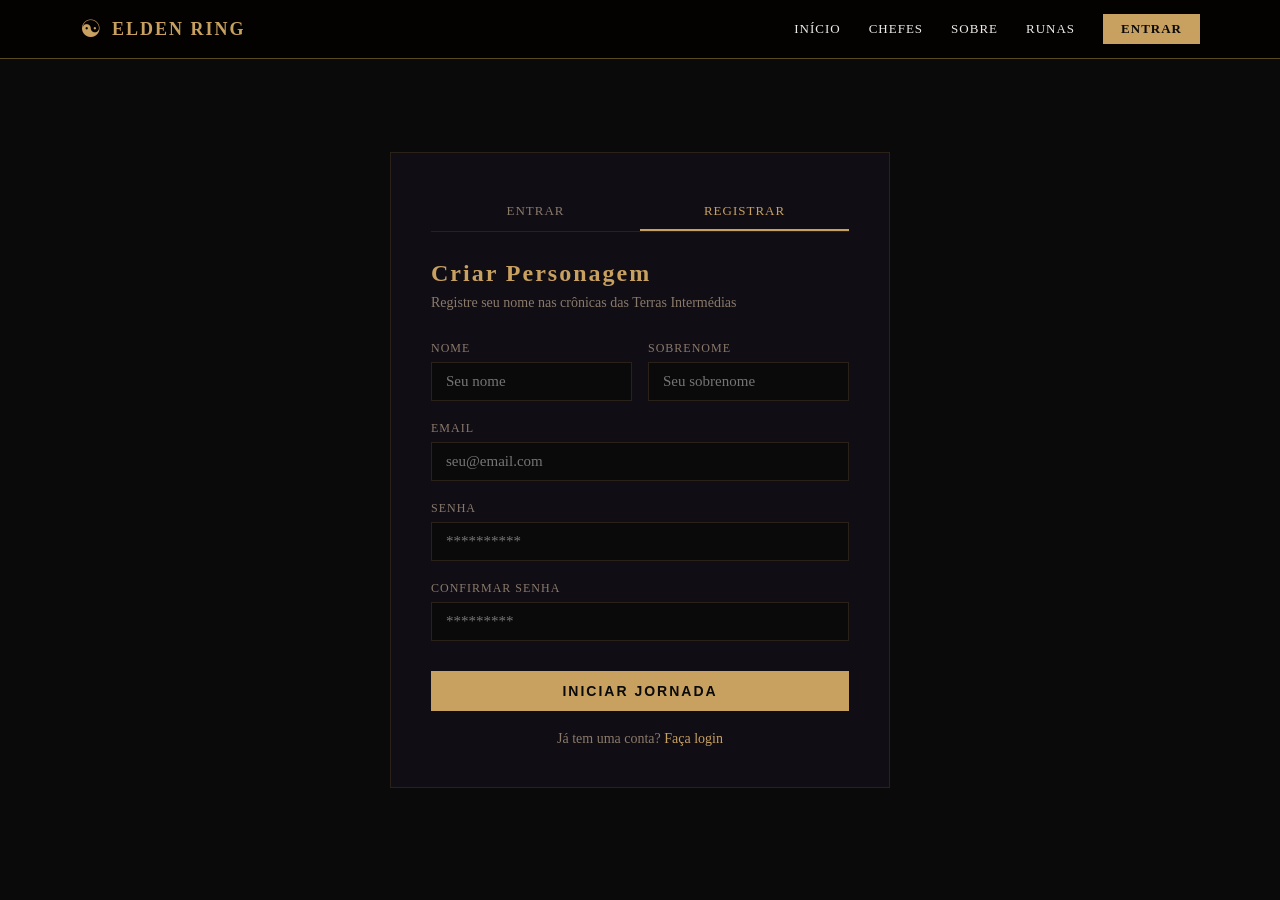
<file: public/cadastro.html>
<!DOCTYPE html>
<html lang="pt-br">
<head>
    <meta charset="UTF-8">
    <meta name="viewport" content="width=device-width, initial-scale=1.0">
    <title>Elden Ring — Cadastro</title>
    <link rel="stylesheet" href="CSS/global.css">
    <link rel="stylesheet" href="CSS/login_cadastro.css">
    <link rel="icon" href="imagens/fav_icon_elden_ring.png">
</head>

    <header>
        <div class="cabecalho-menu">
            <div class="logo-container">
                <div class="logo-rune">&#9775;</div>
                <p class="nome-logo">Elden Ring</p>
            </div>
            <div class="menu">
                <a href="index.html" class="opcoes-menu">Início</a>
                <a href="index.html#chefes" class="opcoes-menu">Chefes</a>
                <a href="sobre.html" class="opcoes-menu">Sobre</a>
                <a href="runas.html" class="opcoes-menu">Runas</a>
                <a href="login.html" class="opcoes-menu login">Entrar</a>
            </div>
        </div>
    </header>

    <section class="secao-autenticacao">
        <div class="caixa-formulario">

            <div class="abas-formulario">
                <a href="login.html" class="aba">Entrar</a>
                <a href="cadastro.html" class="aba ativa">Registrar</a>
            </div>

            <h2 class="titulo-formulario">Criar Personagem</h2>
            <p class="subtitulo-formulario">Registre seu nome nas crônicas das Terras Intermédias</p>

            <div id="cardErro" style="display:none; color: #c03020; margin-bottom: 12px;">
                <span id="mensagem_erro"></span>
            </div>

            <div class="campos-duplos">
                <div class="grupo-campo">
                    <label for="ipt_nome">Nome</label>
                    <input type="text" id="ipt_nome" placeholder="Seu nome">
                </div>
                <div class="grupo-campo">
                    <label for="ipt_sobrenome">Sobrenome</label>
                    <input type="text" id="ipt_sobrenome" placeholder="Seu sobrenome">
                </div>
            </div>

            <div class="grupo-campo">
                <label for="ipt_email">Email</label>
                <input type="email" id="ipt_email" placeholder="seu@email.com">
            </div>

            <div class="grupo-campo">
                <label for="ipt_senha">Senha</label>
                <input type="password" id="ipt_senha" placeholder="**********" oninput="verificarSenha()">
                <div id="aviso_senha" class="aviso-senha"></div>
            </div>

            <div class="grupo-campo">
                <label for="ipt_conf_senha">Confirmar Senha</label>
                <input type="password" id="ipt_conf_senha" placeholder="*********">
            </div>

            <button class="btn-enviar" onclick="cadastrar()">Iniciar Jornada</button>

            <div id="msg_sucesso"></div>

            <p class="link-alterno">Já tem uma conta? <a href="login.html">Faça login</a></p>

        </div>
    </section>

    <script>
        // Lista de empresas cadastradas (usada para validar o código de ativação, se necessário)
        let listaEmpresasCadastradas = [];

        // Vetor que guarda os erros encontrados antes de enviar o formulário
        var erros = [];

        // Verifica a força da senha enquanto o usuário digita
        function verificarSenha() {
            var senha = document.getElementById('ipt_senha').value;
            var aviso = document.getElementById('aviso_senha');

            if (senha == '') {
                aviso.innerHTML = '';
            } else if (senha.length < 6) {
                aviso.innerHTML = '<span style="color:#c03020">Senha fraca — mínimo 6 caracteres</span>';
            } else if (senha.length < 10) {
                aviso.innerHTML = '<span style="color:#e07030">Senha média</span>';
            } else {
                aviso.innerHTML = '<span style="color:#7ab87a">Senha forte</span>';
            }
        }

        function cadastrar() {
            var nomeVar = document.getElementById('ipt_nome').value.trim();
            var sobrenomeVar = document.getElementById('ipt_sobrenome').value.trim();
            var emailVar = document.getElementById('ipt_email').value.trim();
            var senhaVar = document.getElementById('ipt_senha').value.trim();
            var confSenhaVar = document.getElementById('ipt_conf_senha').value.trim();

            // Limpa os erros anteriores e verifica cada campo
            erros = [];

            if (nomeVar == "") erros.push("O campo Nome é obrigatório.");
            if (sobrenomeVar == "") erros.push("O campo Sobrenome é obrigatório.");
            if (emailVar == "") erros.push("O campo Email é obrigatório.");
            if (senhaVar == "") erros.push("O campo Senha é obrigatório.");
            if (confSenhaVar == "") erros.push("O campo Confirmar Senha é obrigatório.");
            if (senhaVar != "" && senhaVar.length < 6) erros.push("A senha deve ter pelo menos 6 caracteres.");
            if (senhaVar != "" && confSenhaVar != "" && senhaVar != confSenhaVar) erros.push("As senhas não são iguais.");

            // Se houver algum erro no vetor, mostra tudo na tela e para
            if (erros.length > 0) {
                cardErro.style.display = "block";
                mensagem_erro.innerHTML = erros.join("<br>");
                setInterval(sumirMensagem, 5000);
                return false;
            }

            // Envia os dados para a API
            fetch("/usuarios/cadastrar", {
                method: "POST",
                headers: {
                    "Content-Type": "application/json"
                },
                body: JSON.stringify({
                    nomeServer: nomeVar + " " + sobrenomeVar,
                    emailServer: emailVar,
                    senhaServer: senhaVar
                })
            }).then(function (resposta) {

                if (resposta.ok) {
                    // Cadastro com sucesso
                    document.getElementById('msg_sucesso').innerHTML =
                        '<p class="mensagem-sucesso">✓ Cadastro realizado! Sua jornada começa agora, Maculado.</p>';

                    setTimeout(function () {
                        window.location = "login.html";
                    }, 2000);

                } else {
                    // Cadastro falhou
                    cardErro.style.display = "block";
                    mensagem_erro.innerHTML = "Houve um erro ao realizar o cadastro. Tente novamente.";
                    setInterval(sumirMensagem, 5000);
                }

            }).catch(function (erro) {
                console.log("Erro na requisição: ", erro);
            });

            return false;
        }
   
    </script>

</body>
</html>
</file>
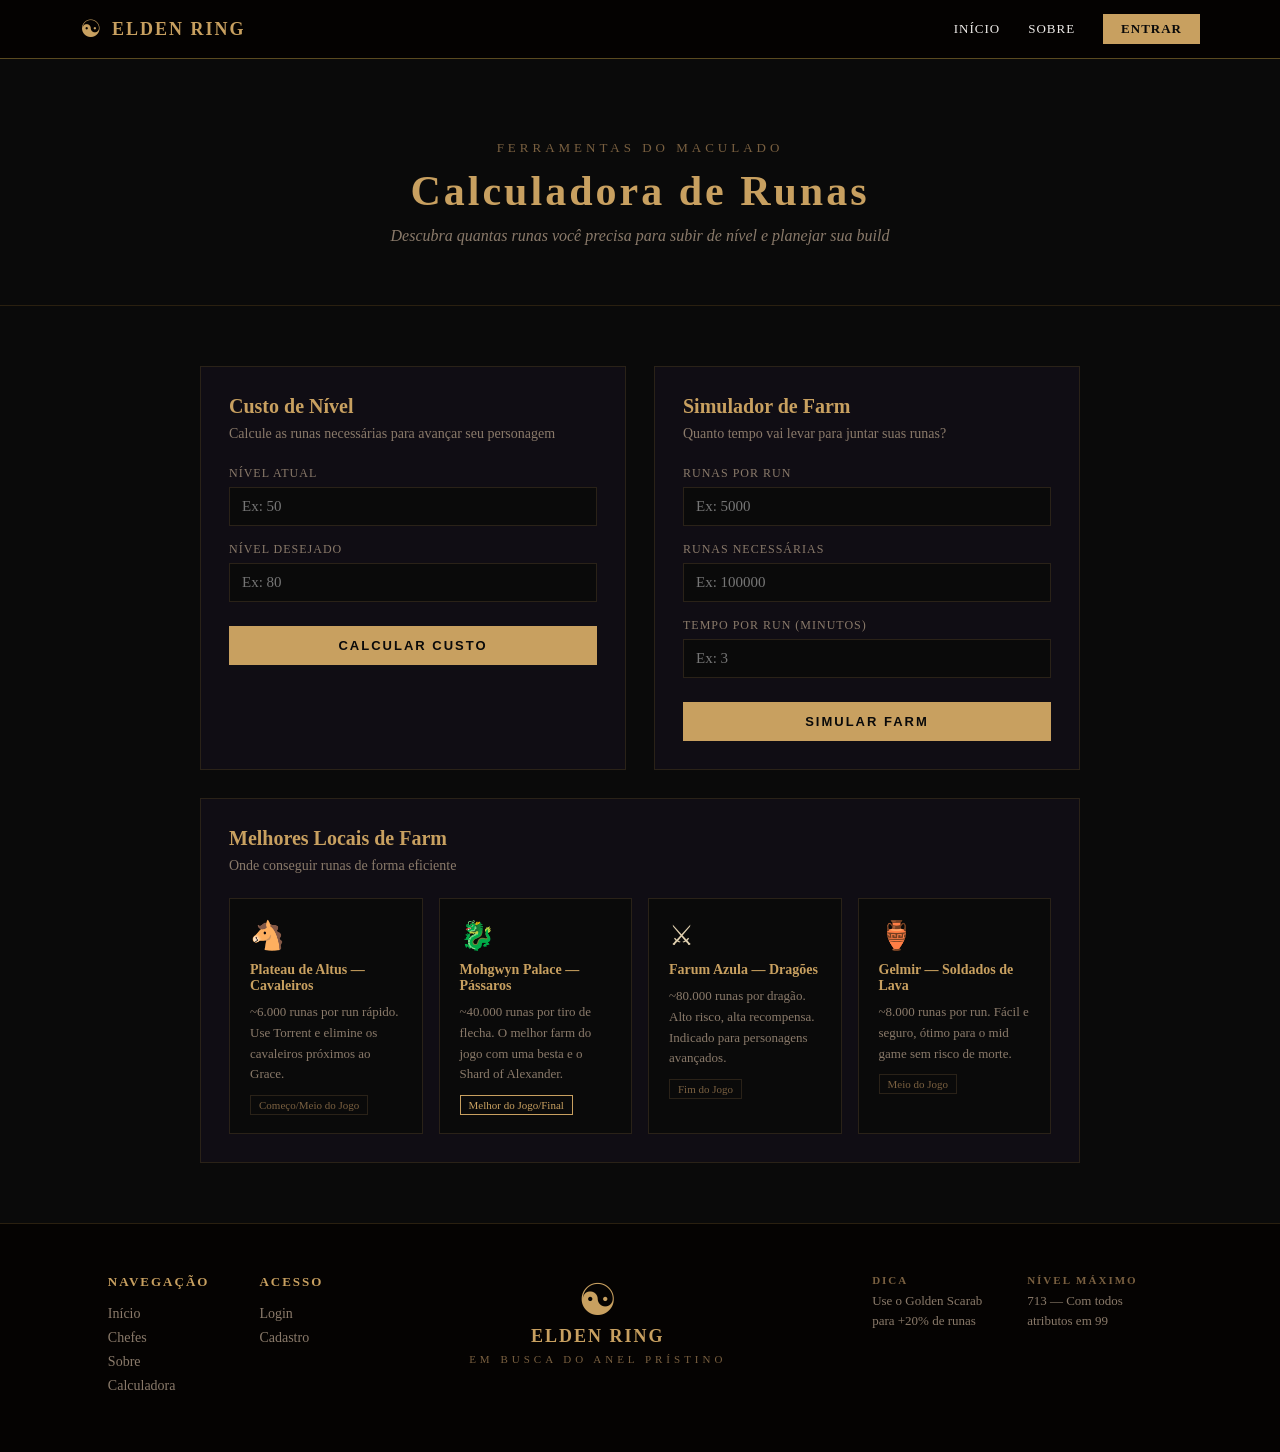
<file: public/calculadora.html>
<!DOCTYPE html>
<html lang="pt-br">
<head>
    <meta charset="UTF-8">
    <meta name="viewport" content="width=device-width, initial-scale=1.0">
    <title>Elden Ring — Calculadora de Runas</title>
    <link rel="stylesheet" href="CSS/global.css">
    <link rel="stylesheet" href="CSS/calculadora.css">
</head>
<body>

    <header>
        <div class="cabecalho-menu">
            <div class="logo-container">
                <div class="logo-rune">&#9775;</div>
                <p class="nome-logo">Elden Ring</p>
            </div>
            <div class="menu">
                <a href="index.html" class="opcoes-menu">Início</a>
                <a href="sobre.html" class="opcoes-menu">Sobre</a>
                <a href="login.html" class="opcoes-menu login">Entrar</a>
            </div>
        </div>
    </header>

    <section class="hero-calculadora">
        <span class="etiqueta-secao">Ferramentas do Maculado</span>
        <h1>Calculadora de Runas</h1>
        <p>Descubra quantas runas você precisa para subir de nível e planejar sua build</p>
    </section>

    <div class="area-calculadora">

        <div class="cartao-calculadora">
            <h2>Custo de Nível</h2>
            <p>Calcule as runas necessárias para avançar seu personagem</p>

            <div class="grupo-calculo">
                <label for="nivelAtual">Nível Atual</label>
                <input type="number" id="nivelAtual" placeholder="Ex: 50" min="1" max="712">
            </div>
            <div class="grupo-calculo">
                <label for="nivelDesejado">Nível Desejado</label>
                <input type="number" id="nivelDesejado" placeholder="Ex: 80" min="2" max="713">
            </div>

            <button class="btn-calcular" onclick="calcularRunas()">Calcular Custo</button>

            <div class="resultado-calculo" id="resultadoRunas">
                <div class="linha-resultado">
                    <span class="rotulo-resultado">Runas necessárias</span>
                    <span class="valor-resultado" id="totalRunas">0</span>
                </div>
                <div class="linha-resultado">
                    <span class="rotulo-resultado">Níveis a ganhar</span>
                    <span class="valor-resultado" id="totalNiveis">0</span>
                </div>
                <div class="linha-resultado">
                    <span class="rotulo-resultado">Derrotas de Margit</span>
                    <span class="valor-resultado" id="totalMargit">0x</span>
                </div>
            </div>
        </div>

        <div class="cartao-calculadora">
            <h2>Simulador de Farm</h2>
            <p>Quanto tempo vai levar para juntar suas runas?</p>

            <div class="grupo-calculo">
                <label for="runasPorRun">Runas por run</label>
                <input type="number" id="runasPorRun" placeholder="Ex: 5000" min="1">
            </div>
            <div class="grupo-calculo">
                <label for="runasNecessarias">Runas necessárias</label>
                <input type="number" id="runasNecessarias" placeholder="Ex: 100000" min="1">
            </div>
            <div class="grupo-calculo">
                <label for="tempoPorRun">Tempo por run (minutos)</label>
                <input type="number" id="tempoPorRun" placeholder="Ex: 3" min="1">
            </div>

            <button class="btn-calcular" onclick="calcularFarm()">Simular Farm</button>

            <div class="resultado-calculo" id="resultadoFarm">
                <div class="linha-resultado">
                    <span class="rotulo-resultado">Número de runs</span>
                    <span class="valor-resultado" id="totalRuns">0</span>
                </div>
                <div class="linha-resultado">
                    <span class="rotulo-resultado">Tempo total</span>
                    <span class="valor-resultado" id="tempoTotal">0h</span>
                </div>
            </div>
        </div>

        <div class="cartao-calculadora largura-total">
            <h2>Melhores Locais de Farm</h2>
            <p>Onde conseguir runas de forma eficiente</p>
            <div class="lista-farm">
                <div class="local-farm">
                    <span class="icone-farm">🐴</span>
                    <h3>Plateau de Altus — Cavaleiros</h3>
                    <p>~6.000 runas por run rápido. Use Torrent e elimine os cavaleiros próximos ao Grace.</p>
                    <span class="etiqueta-farm">Começo/Meio do Jogo</span>
                </div>
                <div class="local-farm">
                    <span class="icone-farm">🐉</span>
                    <h3>Mohgwyn Palace — Pássaros</h3>
                    <p>~40.000 runas por tiro de flecha. O melhor farm do jogo com uma besta e o Shard of Alexander.</p>
                    <span class="etiqueta-farm melhor">Melhor do Jogo/Final</span>
                </div>
                <div class="local-farm">
                    <span class="icone-farm">⚔</span>
                    <h3>Farum Azula — Dragões</h3>
                    <p>~80.000 runas por dragão. Alto risco, alta recompensa. Indicado para personagens avançados.</p>
                    <span class="etiqueta-farm">Fim do Jogo</span>
                </div>
                <div class="local-farm">
                    <span class="icone-farm">🏺</span>
                    <h3>Gelmir — Soldados de Lava</h3>
                    <p>~8.000 runas por run. Fácil e seguro, ótimo para o mid game sem risco de morte.</p>
                    <span class="etiqueta-farm">Meio do Jogo</span>
                </div>
            </div>
        </div>
        
    </div>
    <footer class="rodape">
        <div class="links-rodape">
            <div>
                <h3 class="titulo-rodape">Navegação</h3>
                <a href="index.html" class="opcoes-rodape">Início</a>
                <a href="index.html#chefes" class="opcoes-rodape">Chefes</a>
                <a href="sobre.html" class="opcoes-rodape">Sobre</a>
                <a href="calculadora.html" class="opcoes-rodape">Calculadora</a>
            </div>
            <div>
                <h3 class="titulo-rodape">Acesso</h3>
                <a href="login.html" class="opcoes-rodape">Login</a>
                <a href="cadastro.html" class="opcoes-rodape">Cadastro</a>
            </div>
        </div>
        <div class="logo-rodape">
            <div class="rune-grande">&#9775;</div>
            <p class="nome-logo">Elden Ring</p>
            <p class="slogan-rodape">Em Busca do anel Prístino</p>
        </div>
        <div class="informacoes-rodape">
            <div class="bloco-informacao">
                <h4 class="titulo-informacao">Dica</h4>
                <p class="texto-informacao">Use o Golden Scarab para +20% de runas</p>
            </div>
            <div class="bloco-informacao">
                <h4 class="titulo-informacao">Nível Máximo</h4>
                <p class="texto-informacao">713 — Com todos atributos em 99</p>
            </div>
        </div>
    </footer>
    

    <script>
        function custoNivel(nivel) {
            return Math.floor(0.02 * nivel * nivel * nivel + 3.06 * nivel * nivel - 1.02 * nivel + 584);
        }

        function calcularRunas() {
            var atual = parseInt(document.getElementById('nivelAtual').value);
            var desejado = parseInt(document.getElementById('nivelDesejado').value);

            if (!atual || !desejado || atual >= desejado || atual < 1 || desejado > 713) {
                alert('Por favor, insira níveis válidos (atual < desejado, entre 1 e 713).');
                return;
            }

            var total = 0;
            for (var i = atual; i < desejado; i++) {
                total = total + custoNivel(i);
            }

            document.getElementById('totalRunas').textContent = total.toLocaleString('pt-BR');
            document.getElementById('totalNiveis').textContent = desejado - atual;
            document.getElementById('totalMargit').textContent = Math.ceil(total / 12000) + 'x';
            document.getElementById('resultadoRunas').style.display = 'block';
        }

        function calcularFarm() {
            var porRun = parseInt(document.getElementById('runasPorRun').value);
            var necessarias = parseInt(document.getElementById('runasNecessarias').value);
            var tempo = parseInt(document.getElementById('tempoPorRun').value);

            if (!porRun || !necessarias || !tempo) {
                alert('Preencha todos os campos!');
                return;
            }

            var runs = Math.ceil(necessarias / porRun);
            var minutos = runs * tempo;
            var horas = Math.floor(minutos / 60);
            var min = minutos % 60;
            var runsScarab = Math.ceil(necessarias / Math.floor(porRun * 1.2));

            document.getElementById('totalRuns').textContent = runs.toLocaleString('pt-BR');
            document.getElementById('tempoTotal').textContent = horas + 'h ' + min + 'min';
            document.getElementById('resultadoFarm').style.display = 'block';
        }
    </script>

</body>
</html>
</file>
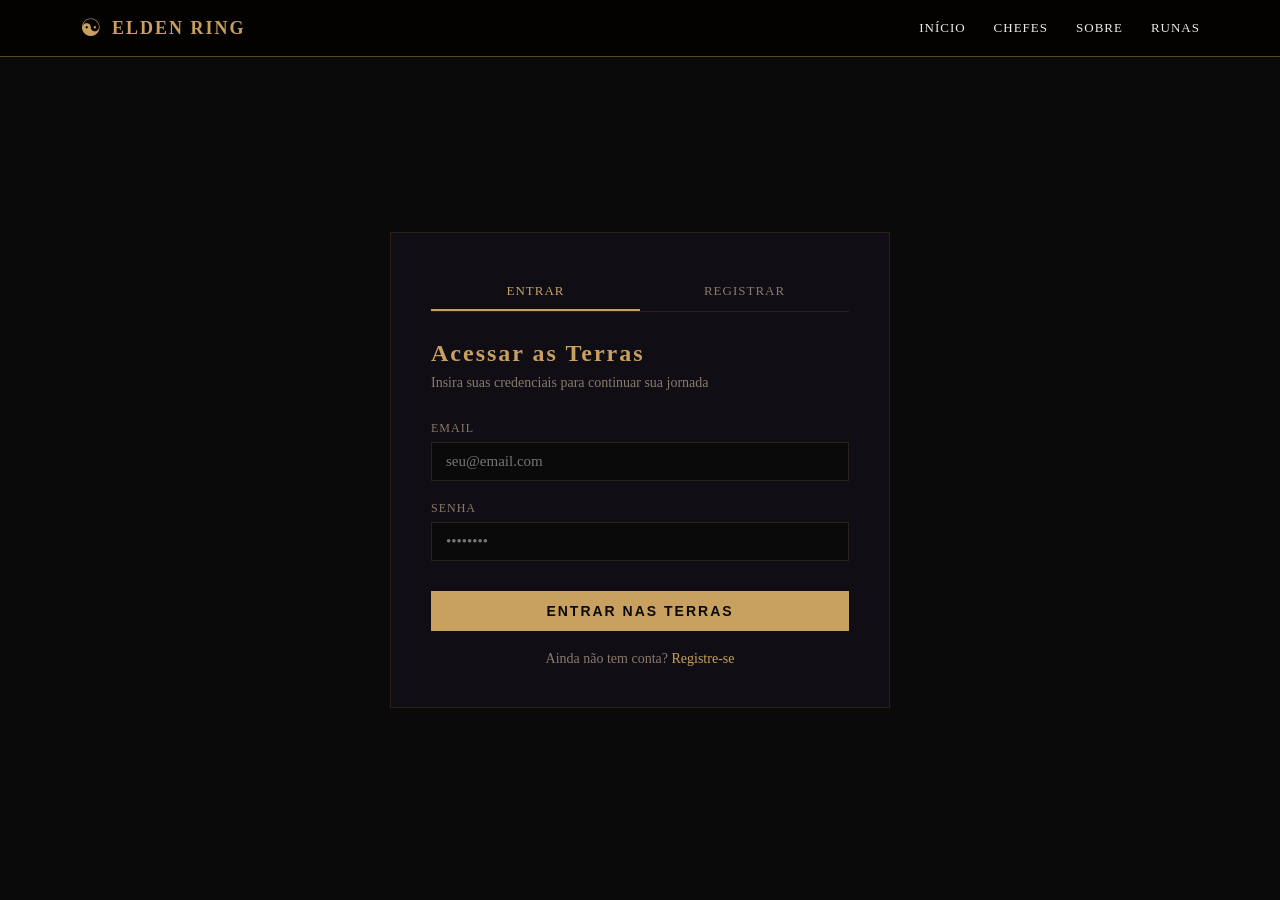
<file: public/login.html>
<!DOCTYPE html>
<html lang="pt-br">

<head>
    <meta charset="UTF-8">
    <meta name="viewport" content="width=device-width, initial-scale=1.0">
    <title>Elden Ring — Entrar</title>
    <link rel="stylesheet" href="CSS/global.css">
    <link rel="stylesheet" href="CSS/login_cadastro.css">
    <link rel="icon" href="imagens/fav_icon_elden_ring.png">
</head>

<body>

    <header>
        <div class="cabecalho-menu">
            <div class="logo-container">
                <div class="logo-rune">&#9775;</div>
                <p class="nome-logo">Elden Ring</p>
            </div>
            <div class="menu">
                <a href="index.html" class="opcoes-menu">Início</a>
                <a href="index.html#chefes" class="opcoes-menu">Chefes</a>
                <a href="sobre.html" class="opcoes-menu">Sobre</a>
                <a href="runas.html" class="opcoes-menu">Runas</a>
            </div>
        </div>
    </header>

    <section class="secao-autenticacao">
        <div class="caixa-formulario">

            <div class="abas-formulario">
                <a href="login.html" class="aba ativa">Entrar</a>
                <a href="cadastro.html" class="aba">Registrar</a>
            </div>

            <h2 class="titulo-formulario">Acessar as Terras</h2>
            <p class="subtitulo-formulario">Insira suas credenciais para continuar sua jornada</p>

            <div id="cardErro" style="display:none; color: #c03020; margin-bottom: 12px;">
                <span id="mensagem_erro"></span>
            </div>

            <div class="grupo-campo">
                <label for="ipt_email">Email</label>
                <input type="email" id="ipt_email" placeholder="seu@email.com">
            </div>

            <div class="grupo-campo">
                <label for="ipt_senha">Senha</label>
                <input type="password" id="ipt_senha" placeholder="••••••••">
            </div>

            <button class="btn-enviar" onclick="entrar()">Entrar nas Terras</button>

            <p class="link-alterno">Ainda não tem conta? <a href="cadastro.html">Registre-se</a></p>

        </div>
    </section>

    <script>
        function entrar() {
            var emailVar = document.getElementById('ipt_email').value;
            var senhaVar = document.getElementById('ipt_senha').value;

            // Verifica se os campos estão em branco
            if (emailVar == "" || senhaVar == "") {
                cardErro.style.display = "block";
                mensagem_erro.innerHTML = "Preencha todos os campos antes de continuar.";
                setInterval(sumirMensagem, 5000);
                return false;
            }

            // Envia os dados para a API
            fetch("/usuarios/autenticar", {
                method: "POST",
                headers: {
                    "Content-Type": "application/json"
                },
                body: JSON.stringify({
                    emailServer: emailVar,
                    senhaServer: senhaVar
                })
            }).then(function (resposta) {

                if (resposta.ok) {
                    // Login com sucesso — salva os dados do usuário
                    resposta.json().then(json => {
                        sessionStorage.EMAIL_USUARIO = json.email;
                        sessionStorage.NOME_USUARIO = json.nome;
                        sessionStorage.ID_USUARIO = json.id;

                        if (sessionStorage.getItem('REDIRECIONAR_DASHBOARD') === 'true') {
                            window.location = 'dashboard.html';
                            return;
                        }
                            alert("Graça restaurada! Sua jornada pode continuar.");

                            setTimeout(function () {
                                window.location = "index.html";
                            }, 1000);
                        });

                } else {
                    // Login falhou — mostra mensagem de erro
                    resposta.text().then(texto => {
                        cardErro.style.display = "block";
                        mensagem_erro.innerHTML = "Credenciais inválidas. Verifique seu email e senha.";
                        setInterval(sumirMensagem, 5000);
                    });
                }

            }).catch(function (erro) {
                console.log("Erro na requisição: ", erro);
            });

            return false;
        }

        function sumirMensagem() {
            cardErro.style.display = "none";
        }
    </script>

</body>

</html>
</file>
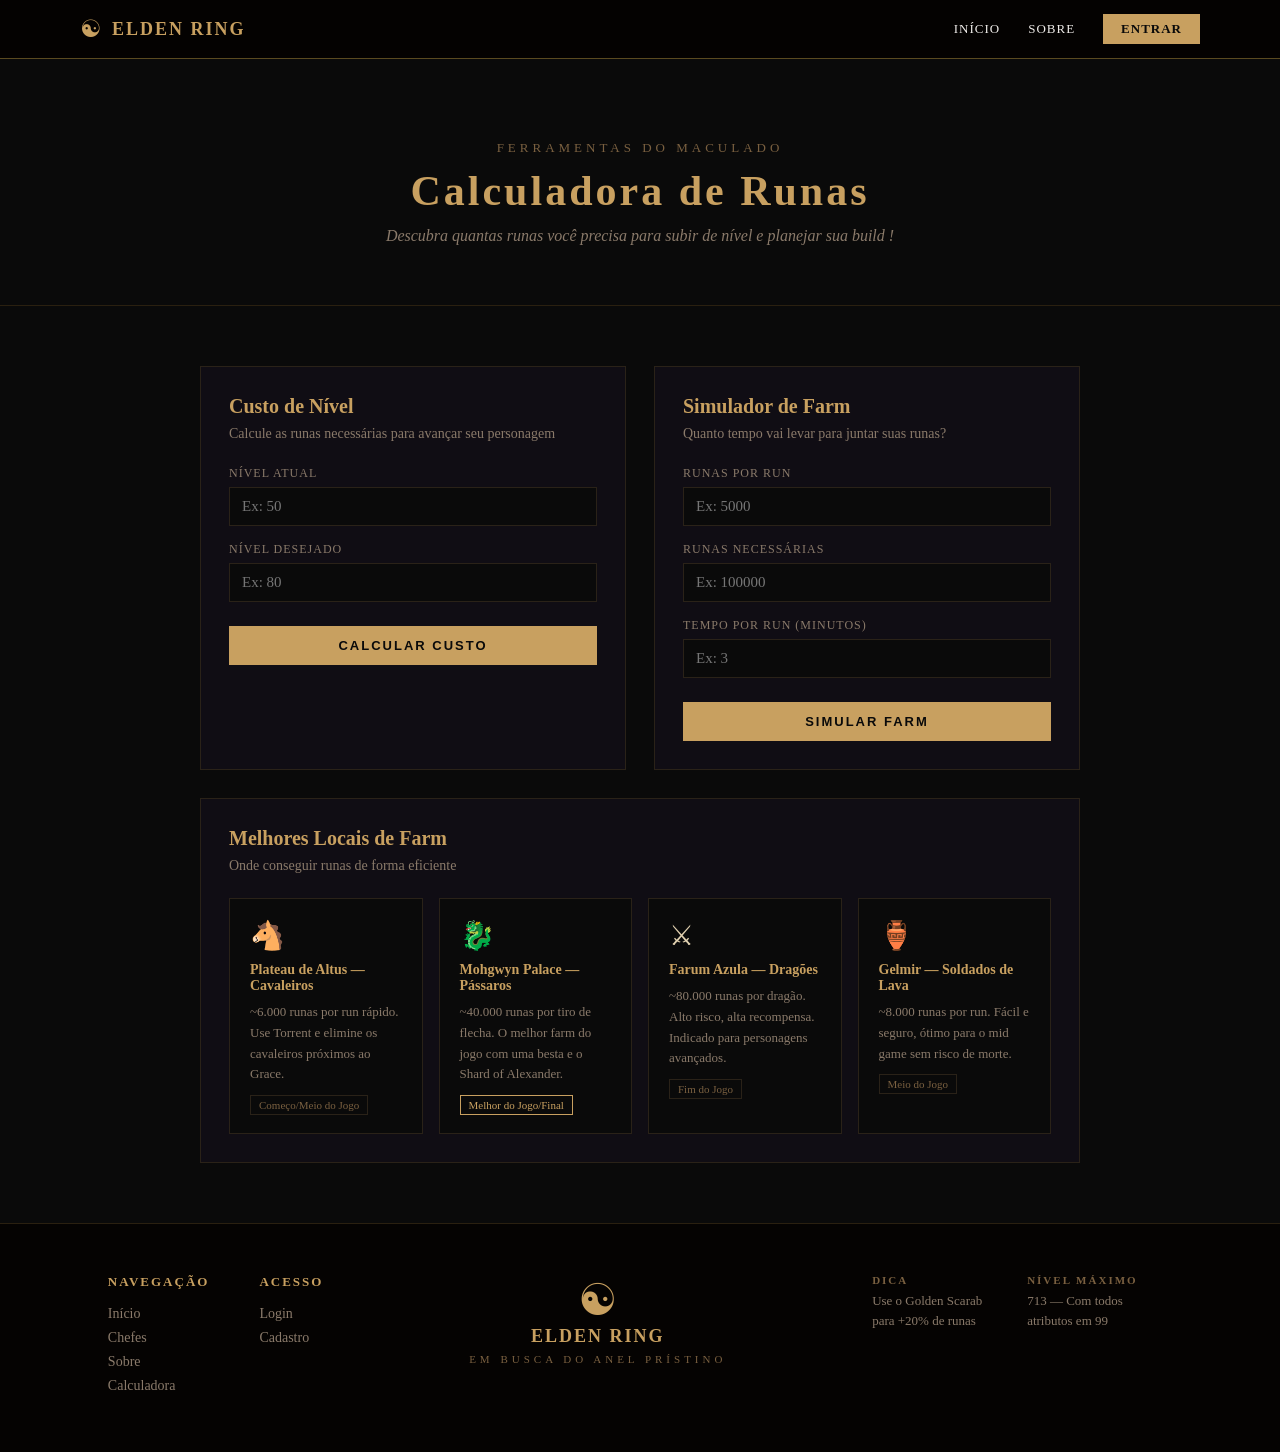
<file: public/runas.html>
<!DOCTYPE html>
<html lang="pt-br">
<head>
    <meta charset="UTF-8">
    <meta name="viewport" content="width=device-width, initial-scale=1.0">
    <title>Elden Ring — Calculadora de Runas</title>
    <link rel="stylesheet" href="CSS/global.css">
    <link rel="stylesheet" href="CSS/calculadora.css">
    <link rel="icon" href="imagens/fav_icon_elden_ring.png">
</head>
<body>

    <header>
        <div class="cabecalho-menu">
            <div class="logo-container">
                <div class="logo-rune">&#9775;</div>
                <p class="nome-logo">Elden Ring</p>
            </div>
            <div class="menu">
                <a href="index.html" class="opcoes-menu">Início</a>
                <a href="sobre.html" class="opcoes-menu">Sobre</a>
                <a href="login.html" class="opcoes-menu login">Entrar</a>
            </div>
        </div>
    </header>

    <section class="hero-calculadora">
        <span class="etiqueta-secao">Ferramentas do Maculado</span>
        <h1>Calculadora de Runas</h1>
        <p>Descubra quantas runas você precisa para subir de nível e planejar sua build !</p>
    </section>

    <div class="area-calculadora">

        <div class="cartao-calculadora">
            <h2>Custo de Nível</h2>
            <p>Calcule as runas necessárias para avançar seu personagem</p>

            <div class="grupo-calculo">
                <label for="nivelAtual">Nível Atual</label>
                <input type="number" id="nivelAtual" placeholder="Ex: 50" min="1" max="712">
            </div>
            <div class="grupo-calculo">
                <label for="nivelDesejado">Nível Desejado</label>
                <input type="number" id="nivelDesejado" placeholder="Ex: 80" min="2" max="713">
            </div>

            <button class="btn-calcular" onclick="calcularRunas()">Calcular Custo</button>

            <div class="resultado-calculo" id="resultadoRunas">
                <div class="linha-resultado">
                    <span class="rotulo-resultado">Runas necessárias</span>
                    <span class="valor-resultado" id="totalRunas">0</span>
                </div>
                <div class="linha-resultado">
                    <span class="rotulo-resultado">Níveis a ganhar</span>
                    <span class="valor-resultado" id="totalNiveis">0</span>
                </div>
                <div class="linha-resultado">
                    <span class="rotulo-resultado">Derrotas de Margit</span>
                    <span class="valor-resultado" id="totalMargit">0x</span>
                </div>
            </div>
        </div>

        <div class="cartao-calculadora">
            <h2>Simulador de Farm</h2>
            <p>Quanto tempo vai levar para juntar suas runas?</p>

            <div class="grupo-calculo">
                <label for="runasPorRun">Runas por run</label>
                <input type="number" id="runasPorRun" placeholder="Ex: 5000" min="1">
            </div>
            <div class="grupo-calculo">
                <label for="runasNecessarias">Runas necessárias</label>
                <input type="number" id="runasNecessarias" placeholder="Ex: 100000" min="1">
            </div>
            <div class="grupo-calculo">
                <label for="tempoPorRun">Tempo por run (minutos)</label>
                <input type="number" id="tempoPorRun" placeholder="Ex: 3" min="1">
            </div>

            <button class="btn-calcular" onclick="calcularFarm()">Simular Farm</button>

            <div class="resultado-calculo" id="resultadoFarm">
                <div class="linha-resultado">
                    <span class="rotulo-resultado">Número de runs</span>
                    <span class="valor-resultado" id="totalRuns">0</span>
                </div>
                <div class="linha-resultado">
                    <span class="rotulo-resultado">Tempo total</span>
                    <span class="valor-resultado" id="tempoTotal">0h</span>
                </div>
            </div>
        </div>

        <div class="cartao-calculadora largura-total">
            <h2>Melhores Locais de Farm</h2>
            <p>Onde conseguir runas de forma eficiente</p>
            <div class="lista-farm">
                <div class="local-farm">
                    <span class="icone-farm">🐴</span>
                    <h3>Plateau de Altus — Cavaleiros</h3>
                    <p>~6.000 runas por run rápido. Use Torrent e elimine os cavaleiros próximos ao Grace.</p>
                    <span class="etiqueta-farm">Começo/Meio do Jogo</span>
                </div>
                <div class="local-farm">
                    <span class="icone-farm">🐉</span>
                    <h3>Mohgwyn Palace — Pássaros</h3>
                    <p>~40.000 runas por tiro de flecha. O melhor farm do jogo com uma besta e o Shard of Alexander.</p>
                    <span class="etiqueta-farm melhor">Melhor do Jogo/Final</span>
                </div>
                <div class="local-farm">
                    <span class="icone-farm">⚔</span>
                    <h3>Farum Azula — Dragões</h3>
                    <p>~80.000 runas por dragão. Alto risco, alta recompensa. Indicado para personagens avançados.</p>
                    <span class="etiqueta-farm">Fim do Jogo</span>
                </div>
                <div class="local-farm">
                    <span class="icone-farm">🏺</span>
                    <h3>Gelmir — Soldados de Lava</h3>
                    <p>~8.000 runas por run. Fácil e seguro, ótimo para o mid game sem risco de morte.</p>
                    <span class="etiqueta-farm">Meio do Jogo</span>
                </div>
            </div>
        </div>
        
    </div>
    <footer class="rodape">
        <div class="links-rodape">
            <div>
                <h3 class="titulo-rodape">Navegação</h3>
                <a href="index.html" class="opcoes-rodape">Início</a>
                <a href="index.html#chefes" class="opcoes-rodape">Chefes</a>
                <a href="sobre.html" class="opcoes-rodape">Sobre</a>
                <a href="calculadora.html" class="opcoes-rodape">Calculadora</a>
            </div>
            <div>
                <h3 class="titulo-rodape">Acesso</h3>
                <a href="login.html" class="opcoes-rodape">Login</a>
                <a href="cadastro.html" class="opcoes-rodape">Cadastro</a>
            </div>
        </div>
        <div class="logo-rodape">
            <div class="rune-grande">&#9775;</div>
            <p class="nome-logo">Elden Ring</p>
            <p class="slogan-rodape">Em Busca do anel Prístino</p>
        </div>
        <div class="informacoes-rodape">
            <div class="bloco-informacao">
                <h4 class="titulo-informacao">Dica</h4>
                <p class="texto-informacao">Use o Golden Scarab para +20% de runas</p>
            </div>
            <div class="bloco-informacao">
                <h4 class="titulo-informacao">Nível Máximo</h4>
                <p class="texto-informacao">713 — Com todos atributos em 99</p>
            </div>
        </div>
    </footer>
    

    <script>
        function custoNivel(nivel) {
            return Math.floor(0.02 * nivel * nivel * nivel + 3.06 * nivel * nivel - 1.02 * nivel + 584);
        }

        function calcularRunas() {
            var atual = parseInt(document.getElementById('nivelAtual').value);
            var desejado = parseInt(document.getElementById('nivelDesejado').value);

            if (!atual || !desejado || atual >= desejado || atual < 1 || desejado > 713) {
                alert('Por favor, insira níveis válidos (atual < desejado, entre 1 e 713).');
                return;
            }

            var total = 0;
            for (var i = atual; i < desejado; i++) {
                total = total + custoNivel(i);
            }

            document.getElementById('totalRunas').textContent = total.toLocaleString('pt-BR');
            document.getElementById('totalNiveis').textContent = desejado - atual;
            document.getElementById('totalMargit').textContent = Math.ceil(total / 12000) + 'x';
            document.getElementById('resultadoRunas').style.display = 'block';
        }

        function calcularFarm() {
            var porRun = parseInt(document.getElementById('runasPorRun').value);
            var necessarias = parseInt(document.getElementById('runasNecessarias').value);
            var tempo = parseInt(document.getElementById('tempoPorRun').value);

            if (!porRun || !necessarias || !tempo) {
                alert('Preencha todos os campos!');
                return;
            }

            var runs = Math.ceil(necessarias / porRun);
            var minutos = runs * tempo;
            var horas = Math.floor(minutos / 60);
            var min = minutos % 60;
            var runsScarab = Math.ceil(necessarias / Math.floor(porRun * 1.2));

            document.getElementById('totalRuns').textContent = runs.toLocaleString('pt-BR');
            document.getElementById('tempoTotal').textContent = horas + 'h ' + min + 'min';
            document.getElementById('resultadoFarm').style.display = 'block';
        }
    </script>

</body>
</html>
</file>
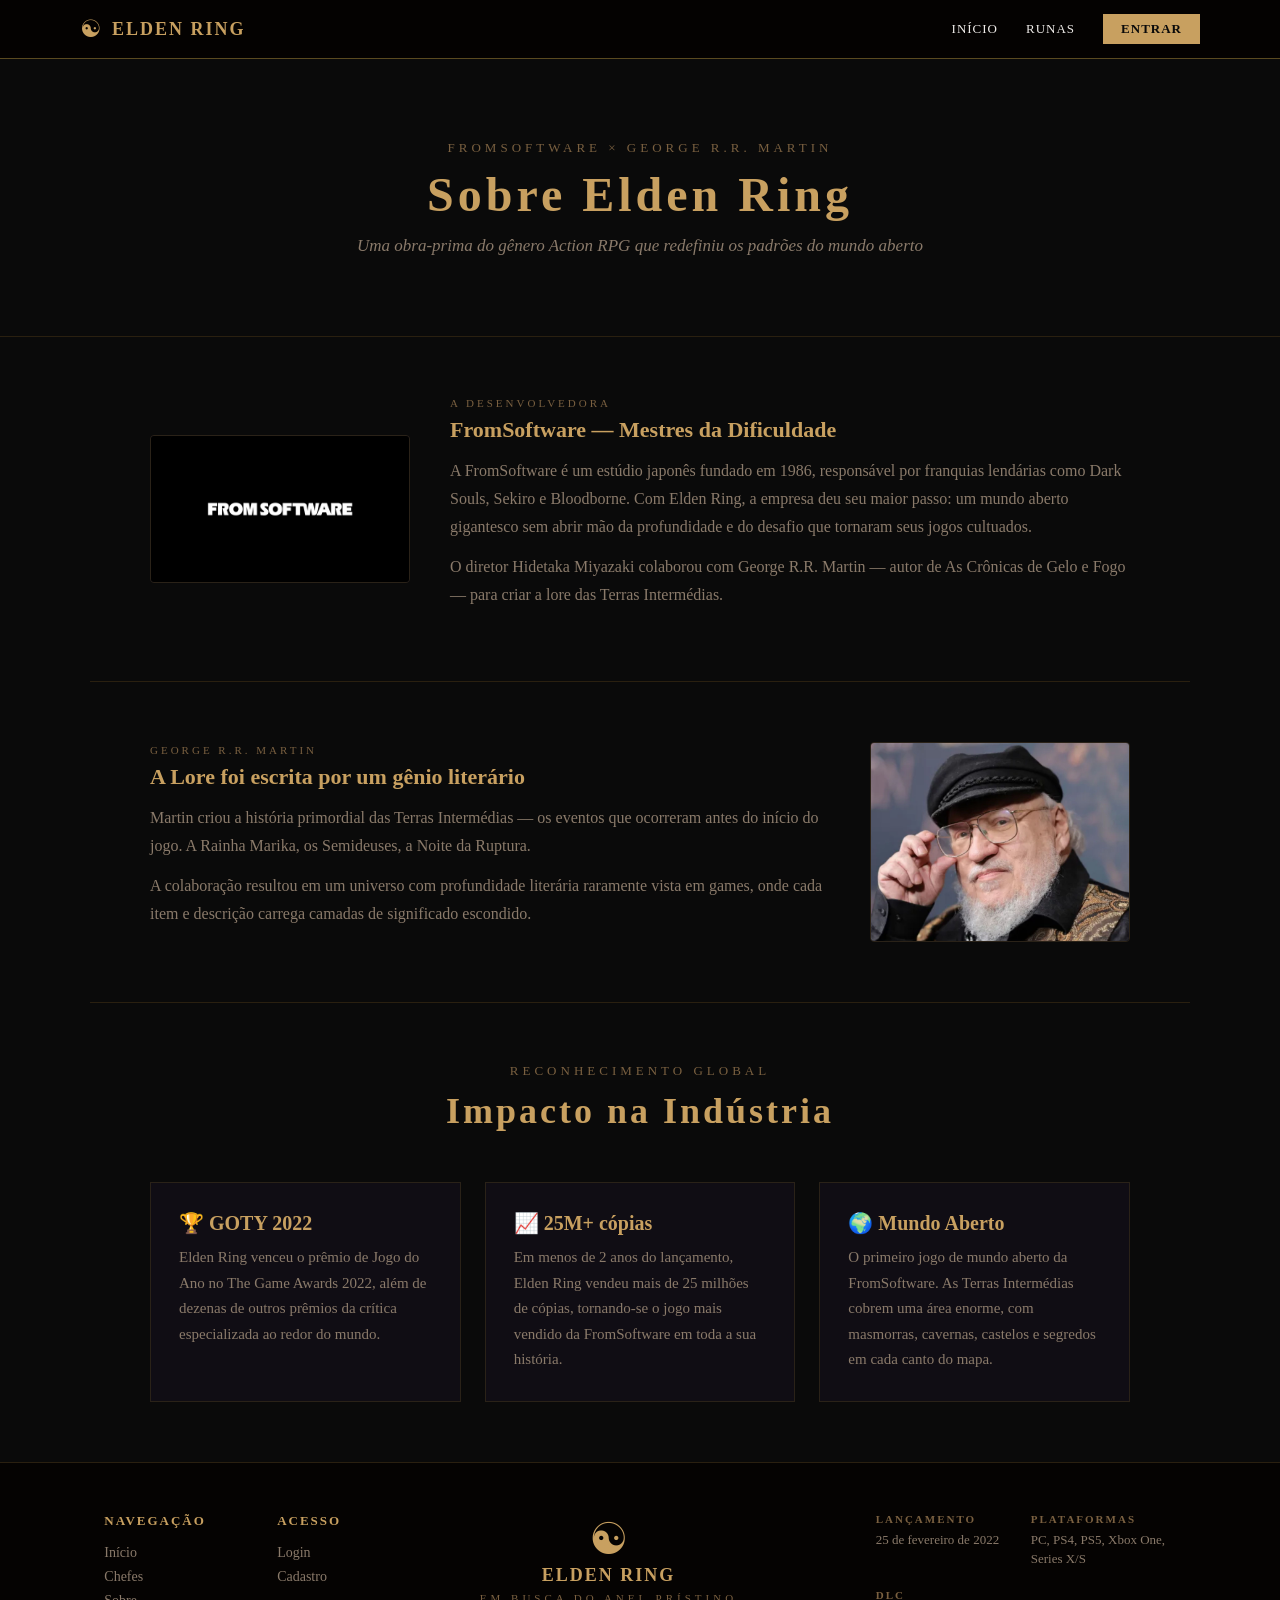
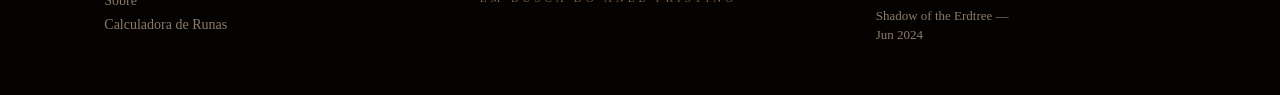
<file: public/sobre.html>
<!DOCTYPE html>
<html lang="pt-br">
<head>
    <meta charset="UTF-8">
    <meta name="viewport" content="width=device-width, initial-scale=1.0">
    <title>Elden Ring — Sobre o Jogo</title>
    <link rel="stylesheet" href="CSS/global.css">
    <link rel="stylesheet" href="CSS/sobre.css">
    <link rel="icon" href="imagens/fav_icon_elden_ring.png">
</head>
<body>

    <header>
        <div class="cabecalho-menu">
            <div class="logo-container">
                <div class="logo-rune">&#9775;</div>
                <p class="nome-logo">Elden Ring</p>
            </div>
            <div class="menu">
                <a href="index.html" class="opcoes-menu">Início</a>
                <a href="runas.html" class="opcoes-menu">Runas</a>
                <a href="login.html" class="opcoes-menu login">Entrar</a>
            </div>
        </div>
    </header>

    <section class="hero-sobre">
        <span class="etiqueta-secao">FromSoftware × George R.R. Martin</span>
        <h1>Sobre Elden Ring</h1>
        <p>Uma obra-prima do gênero Action RPG que redefiniu os padrões do mundo aberto</p>
    </section>

    <div class="bloco-informativo">
        <img src="imagens/From_Software.jpg" alt="Logo FromSoftware" class="imagem-bloco logo">
        <div class="texto-bloco">
            <span class="rotulo-bloco">A Desenvolvedora</span>
            <h4>FromSoftware — Mestres da Dificuldade</h4>
            <p>A FromSoftware é um estúdio japonês fundado em 1986, responsável por franquias lendárias como Dark Souls, Sekiro e Bloodborne. Com Elden Ring, a empresa deu seu maior passo: um mundo aberto gigantesco sem abrir mão da profundidade e do desafio que tornaram seus jogos cultuados.</p>
            <p>O diretor Hidetaka Miyazaki colaborou com George R.R. Martin — autor de As Crônicas de Gelo e Fogo — para criar a lore das Terras Intermédias.</p>
        </div>
    </div>

    <div class="bloco-informativo invertido">
        <img src="imagens/George_Martin.jpg" alt="George R.R. Martin" class="imagem-bloco">
        <div class="texto-bloco">
            <span class="rotulo-bloco">George R.R. Martin</span>
            <h4>A Lore foi escrita por um gênio literário</h4>
            <p>Martin criou a história primordial das Terras Intermédias — os eventos que ocorreram antes do início do jogo. A Rainha Marika, os Semideuses, a Noite da Ruptura.</p>
            <p>A colaboração resultou em um universo com profundidade literária raramente vista em games, onde cada item e descrição carrega camadas de significado escondido.</p>
        </div>
    </div>

    <section class="secao-premiacoes">
        <div class="cabecalho-secao">
            <span class="etiqueta-secao">Reconhecimento Global</span>
            <h2 class="titulo-secao">Impacto na Indústria</h2>
        </div>
        <div class="lista-premiacoes">
            <div class="cartao-premiacao">
                <h2>🏆 GOTY 2022</h2>
                <p>Elden Ring venceu o prêmio de Jogo do Ano no The Game Awards 2022, além de dezenas de outros prêmios da crítica especializada ao redor do mundo.</p>
            </div>
            <div class="cartao-premiacao">
                <h2>📈 25M+ cópias</h2>
                <p>Em menos de 2 anos do lançamento, Elden Ring vendeu mais de 25 milhões de cópias, tornando-se o jogo mais vendido da FromSoftware em toda a sua história.</p>
            </div>
            <div class="cartao-premiacao">
                <h2>🌍 Mundo Aberto</h2>
                <p>O primeiro jogo de mundo aberto da FromSoftware. As Terras Intermédias cobrem uma área enorme, com masmorras, cavernas, castelos e segredos em cada canto do mapa.</p>
            </div>
        </div>
    </section>
    <footer class="rodape">
        <div class="links-rodape">
            <div>
                <h3 class="titulo-rodape">Navegação</h3>
                <a href="index.html" class="opcoes-rodape">Início</a>
                <a href="index.html#chefes" class="opcoes-rodape">Chefes</a>
                <a href="sobre.html" class="opcoes-rodape">Sobre</a>
                <a href="calculadora.html" class="opcoes-rodape">Calculadora de Runas</a>
            </div>
            <div>
                <h3 class="titulo-rodape">Acesso</h3>
                <a href="login.html" class="opcoes-rodape">Login</a>
                <a href="cadastro.html" class="opcoes-rodape">Cadastro</a>
            </div>
        </div>
        <div class="logo-rodape">
            <div class="rune-grande">&#9775;</div>
            <p class="nome-logo">Elden Ring</p>
            <p class="slogan-rodape">Em Busca do anel Prístino</p>
        </div>
        <div class="informacoes-rodape">
            <div class="bloco-informacao">
                <h4 class="titulo-informacao">Lançamento</h4>
                <p class="texto-informacao">25 de fevereiro de 2022</p>
            </div>
            <div class="bloco-informacao">
                <h4 class="titulo-informacao">Plataformas</h4>
                <p class="texto-informacao">PC, PS4, PS5, Xbox One, Series X/S</p>
            </div>
            <div class="bloco-informacao">
                <h4 class="titulo-informacao">DLC</h4>
                <p class="texto-informacao">Shadow of the Erdtree — Jun 2024</p>
            </div>
        </div>
    </footer>
</body>
</html>
</file>
<file: public/CSS/global.css>
/* GLOBAL — usado em todas as páginas */

* {
    margin: 0;
    padding: 0;
    box-sizing: border-box;
}

body {
    font-family: Georgia, serif;
    background-color: #0a0a0a;
    color: #e0d0b0;
}

a {
    text-decoration: none;
    color: inherit;
}

/* HEADER */
header {
    position: fixed;
    top: 0;
    left: 0;
    right: 0;
    z-index: 100;
    background-color: rgba(5, 3, 2, 0.92);
    border-bottom: 1px solid #5a4a20;
}

.cabecalho-menu {
    display: flex;
    justify-content: space-between;
    align-items: center;
    padding: 14px 40px;
    max-width: 1200px;
    margin: 0 auto;
}

.logo-container {
    display: flex;
    align-items: center;
    gap: 10px;
}

.logo-rune {
    font-size: 24px;
    color: #c8a060;
}

.nome-logo {
    font-size: 18px;
    font-weight: bold;
    color: #c8a060;
    letter-spacing: 2px;
    text-transform: uppercase;
}

.menu {
    display: flex;
    gap: 28px;
    align-items: center;
}

.opcoes-menu {
    font-size: 13px;
    color: #eeebe8;
    text-transform: uppercase;
    letter-spacing: 1px;
    transition: transform 0.3s ease, transform 0.3s ease;
}

.opcoes-menu:hover {
    color: #c8a060;
    transform: translateY(-3px);
}

.opcoes-menu.login {
    background-color: #c8a060;
    color: #0a0a0a;
    padding: 7px 18px;
    font-weight: bold;
}

.opcoes-menu.login:hover {
    background-color: #e0b870;
}

/* BOTÕES */
.btn-primario {
    font-size: 13px;
    font-weight: bold;
    letter-spacing: 2px;
    text-transform: uppercase;
    padding: 14px 36px;
    background-color: #c8a060;
    color: #0a0a0a;
    display: inline-block;
}

.btn-primario:hover {
    background-color: #e0b870;
}

.btn-secundario {
    font-size: 13px;
    font-weight: bold;
    letter-spacing: 2px;
    text-transform: uppercase;
    padding: 14px 36px;
    color: #c8a060;
    border: 2px solid #c8a060;
    display: inline-block;
    background-color: transparent;
}

.btn-secundario:hover {
    background-color: #c8a060;
    color: #0a0a0a;
}

/* CABEÇALHO DE SEÇÃO */
.cabecalho-secao {
    text-align: center;
    margin-bottom: 50px;
}

.etiqueta-secao {
    font-size: 13px;
    letter-spacing: 4px;
    color: #7a6040;
    text-transform: uppercase;
    display: block;
    margin-bottom: 11px;
}

.titulo-secao {
    font-size: 36px;
    font-weight: bold;
    color: #c8a060;
    letter-spacing: 3px;
    margin-bottom: 14px;
}

.subtitulo-secao {
    font-size: 16px;
    color: #8a7a6a;
    font-style: italic;
}

/* RODAPÉ */
.rodape {
    display: flex;
    justify-content: space-around;
    align-items: flex-start;
    padding: 50px 40px;
    border-top: 1px solid #2a2010;
    background-color: #050302;
    gap: 10px;
    flex-wrap: wrap;
}

.links-rodape {
    display: flex;
    gap: 50px;
}

.titulo-rodape {
    font-size: 13px;
    font-weight: bold;
    letter-spacing: 2px;
    color: #c8a060;
    text-transform: uppercase;
    margin-bottom: 16px;
}

.opcoes-rodape {
    display: block;
    margin: 8px 0;
    font-size: 14px;
    color: #8a7a6a;
}

.opcoes-rodape:hover {
    color: #c8a060;
}

.logo-rodape {
    text-align: center;
}

.rune-grande {
    font-size: 44px;
    color: #c8a060;
}

.slogan-rodape {
    font-size: 11px;
    letter-spacing: 4px;
    color: #7a6040;
    text-transform: uppercase;
    margin-top: 6px;
}

.informacoes-rodape {
    display: flex;
    flex-wrap: wrap;
    gap: 20px;
    max-width: 300px;
}

.bloco-informacao {
    width: 45%;
}

.titulo-informacao {
    font-size: 11px;
    font-weight: bold;
    letter-spacing: 2px;
    color: #7a6040;
    text-transform: uppercase;
    margin-bottom: 5px;
}

.texto-informacao {
    font-size: 13px;
    color: #8a7a6a;
    line-height: 1.5;
}
</file>
<file: public/CSS/login_cadastro.css>
/* ══════════════════════════════════════════
   AUTH — usado em login.html e cadastro.html
══════════════════════════════════════════ */

.secao-autenticacao {
    min-height: 100vh;
    display: flex;
    align-items: center;
    justify-content: center;
    padding: 100px 20px 60px;
}

.caixa-formulario {
    background-color: #100d14;
    border: 1px solid #2a2218;
    padding: 40px;
    width: 100%;
    max-width: 500px;
}

.titulo-formulario {
    font-size: 24px;
    font-weight: bold;
    color: #c8a060;
    margin-bottom: 8px;
    letter-spacing: 2px;
}

.subtitulo-formulario {
    font-size: 14px;
    color: #8a7a6a;
    margin-bottom: 30px;
}

.grupo-campo {
    margin-bottom: 20px;
}

.grupo-campo label {
    display: block;
    font-size: 12px;
    letter-spacing: 1px;
    text-transform: uppercase;
    color: #8a7a6a;
    margin-bottom: 6px;
}

.grupo-campo input {
    width: 100%;
    padding: 10px 14px;
    background-color: #0a0a0a;
    border: 1px solid #2a2218;
    color: #e0d0b0;
    font-size: 15px;
    font-family: Georgia, serif;
    outline: none;
}

.grupo-campo input:focus {
    border-color: #c8a060;
}

.campos-duplos {
    display: flex;
    gap: 16px;
}

.campos-duplos .grupo-campo {
    flex: 1;
}

.btn-enviar {
    width: 100%;
    padding: 12px;
    background-color: #c8a060;
    color: #0a0a0a;
    border: none;
    font-size: 14px;
    font-weight: bold;
    letter-spacing: 2px;
    text-transform: uppercase;
    cursor: pointer;
    margin-top: 10px;
}

.btn-enviar:hover {
    background-color: #e0b870;
}

.link-alterno {
    text-align: center;
    margin-top: 20px;
    font-size: 14px;
    color: #8a7a6a;
}

.link-alterno a {
    color: #c8a060;
}

.link-alterno a:hover {
    text-decoration: underline;
}

.abas-formulario {
    display: flex;
    margin-bottom: 28px;
    border-bottom: 1px solid #2a2218;
}

.aba {
    flex: 1;
    padding: 10px;
    text-align: center;
    font-size: 13px;
    letter-spacing: 1px;
    text-transform: uppercase;
    color: #8a7a6a;
    cursor: pointer;
    text-decoration: none;
    display: block;
}

.aba.ativa {
    color: #c8a060;
    border-bottom: 2px solid #c8a060;
}

.mensagem-sucesso {
    margin-top: 16px;
    padding: 12px;
    background-color: rgba(100, 160, 80, 0.1);
    border: 1px solid #4a7a30;
    color: #8aba60;
    font-size: 14px;
    text-align: center;
}

.aviso-senha {
    font-size: 13px;
    margin-top: 4px;
}
</file>
<file: public/CSS/calculadora.css>
/* ══════════════════════════════════════════
   CALCULADORA — usado em calculadora.html
══════════════════════════════════════════ */

.hero-calculadora {
    padding: 140px 60px 60px;
    text-align: center;
    border-bottom: 1px solid #2a2010;
}

.hero-calculadora h1 {
    font-size: 42px;
    font-weight: bold;
    color: #c8a060;
    letter-spacing: 3px;
    margin-bottom: 12px;
}

.hero-calculadora p {
    font-size: 16px;
    font-style: italic;
    color: #8a7a6a;
}

.area-calculadora {
    max-width: 1000px;
    margin: 0 auto;
    padding: 60px;
    display: flex;
    flex-wrap: wrap;
    gap: 28px;
    justify-content: center;
}

.cartao-calculadora {
    background-color: #100d14;
    border: 1px solid #2a2218;
    padding: 28px;
    flex: 1;
    min-width: 300px;
    max-width: 460px;
}

.cartao-calculadora.largura-total {
    min-width: 100%;
    max-width: 100%;
}

.cartao-calculadora h2 {
    font-size: 20px;
    color: #c8a060;
    margin-bottom: 8px;
}

.cartao-calculadora > p {
    font-size: 14px;
    color: #8a7a6a;
    margin-bottom: 24px;
}

.grupo-calculo {
    margin-bottom: 16px;
}

.grupo-calculo label {
    display: block;
    font-size: 12px;
    letter-spacing: 1px;
    text-transform: uppercase;
    color: #8a7a6a;
    margin-bottom: 6px;
}

.grupo-calculo input {
    width: 100%;
    padding: 10px 12px;
    background-color: #0a0a0a;
    border: 1px solid #2a2218;
    color: #e0d0b0;
    font-size: 15px;
    font-family: Georgia, serif;
    outline: none;
}

.grupo-calculo input:focus {
    border-color: #c8a060;
}

.btn-calcular {
    width: 100%;
    padding: 12px;
    background-color: #c8a060;
    color: #0a0a0a;
    border: none;
    font-size: 13px;
    font-weight: bold;
    letter-spacing: 2px;
    text-transform: uppercase;
    cursor: pointer;
    margin-top: 8px;
}

.btn-calcular:hover {
    background-color: #e0b870;
}

.resultado-calculo {
    margin-top: 20px;
    border-top: 1px solid #2a2218;
    padding-top: 20px;
    display: none;
}

.linha-resultado {
    display: flex;
    justify-content: space-between;
    align-items: center;
    padding: 10px 0;
    border-bottom: 1px solid #1a1520;
}

.linha-resultado:last-child {
    border-bottom: none;
}

.rotulo-resultado {
    font-size: 13px;
    color: #8a7a6a;
}

.valor-resultado {
    font-size: 18px;
    font-weight: bold;
    color: #c8a060;
}

/* ── FARM ── */
.lista-farm {
    display: flex;
    flex-wrap: wrap;
    gap: 16px;
    margin-top: 20px;
}

.local-farm {
    background-color: #0a0a0a;
    border: 1px solid #2a2218;
    padding: 20px;
    transition: border-color 0.3s;
    flex: 1;
    min-width: 180px;
}

.local-farm:hover {
    border-color: #c8a060;
}

.icone-farm {
    font-size: 28px;
    display: block;
    margin-bottom: 10px;
}

.local-farm h3 {
    font-size: 14px;
    color: #c8a060;
    margin-bottom: 8px;
}

.local-farm p {
    font-size: 13px;
    color: #8a7a6a;
    line-height: 1.6;
    margin-bottom: 10px;
}

.etiqueta-farm {
    font-size: 11px;
    padding: 3px 8px;
    border: 1px solid #2a2218;
    color: #7a6040;
}

.etiqueta-farm.melhor {
    border-color: #c8a060;
    color: #c8a060;
}
</file>
<file: public/CSS/sobre.css>
/* SOBRE — usado em sobre.html */

.hero-sobre {
    padding: 140px 60px 80px;
    text-align: center;
    border-bottom: 1px solid #2a2010;
}

.hero-sobre h1 {
    font-size: 48px;
    font-weight: bold;
    color: #c8a060;
    letter-spacing: 4px;
    margin-bottom: 14px;
}

.hero-sobre p {
    font-size: 17px;
    font-style: italic;
    color: #8a7a6a;
}

.bloco-informativo {
    display: flex;
    gap: 40px;
    align-items: center;
    padding: 60px;
    max-width: 1100px;
    margin: 0 auto;
    border-bottom: 1px solid #2a2010;
}

.bloco-informativo.invertido {
    flex-direction: row-reverse;
}

.imagem-bloco {
    width: 260px;
    height: 200px;
    object-fit: cover;
    border: 1px solid #2a2218;
    border-radius: 4px;
}

.imagem-bloco.logo {
    object-fit: contain;
    background-color: #1a1520;
    padding: auto;
    height: auto;
}

.texto-bloco h4 {
    font-size: 22px;
    color: #c8a060;
    margin-bottom: 14px;
}

.texto-bloco p {
    font-size: 16px;
    line-height: 1.75;
    color: #8a7a6a;
    margin-bottom: 12px;
}

.rotulo-bloco {
    font-size: 11px;
    letter-spacing: 3px;
    text-transform: uppercase;
    color: #7a6040;
    display: block;
    margin-bottom: 8px;
}

/* PREMIAÇÕES */
.secao-premiacoes {
    padding: 60px;
    max-width: 1100px;
    margin: 0 auto;
}

.lista-premiacoes {
    display: flex;
    flex-wrap: wrap;
    gap: 24px;
    margin-top: 40px;
    justify-content: center;
}

.cartao-premiacao {
    background-color: #100d14;
    border: 1px solid #2a2218;
    padding: 28px;
    flex: 1;
    min-width: 260px;
    max-width: 340px;
}

.cartao-premiacao:hover {
    border-color: #c8a060;
}

.cartao-premiacao h2 {
    font-size: 20px;
    color: #c8a060;
    margin-bottom: 10px;
}

.cartao-premiacao p {
    font-size: 15px;
    line-height: 1.7;
    color: #8a7a6a;
}
</file>
